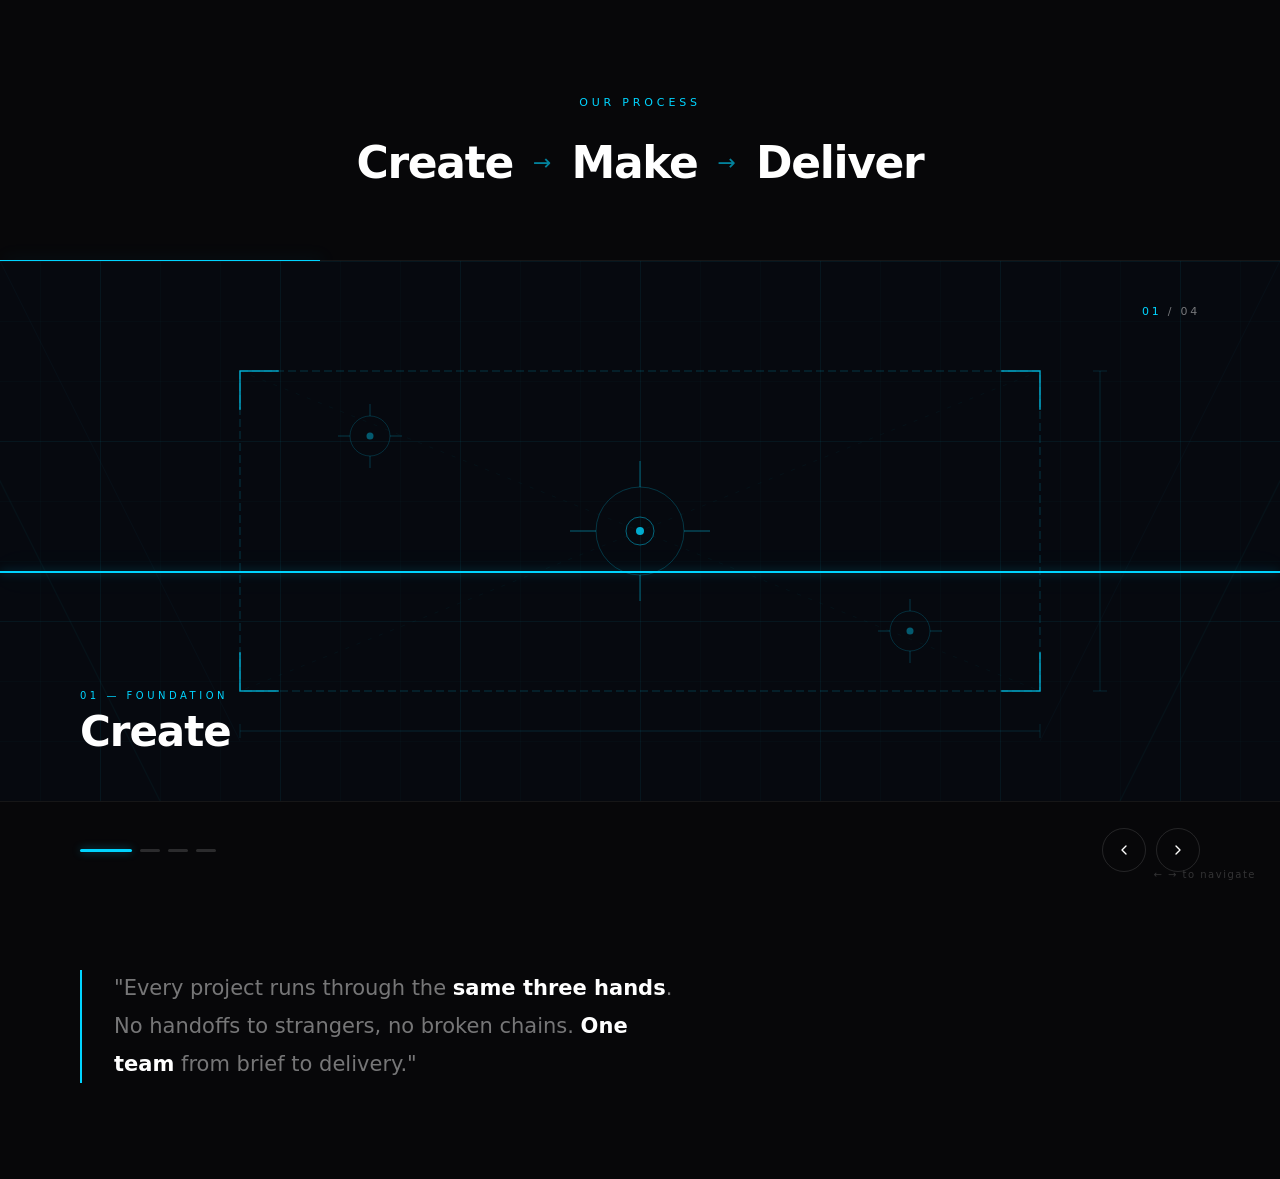
<file: carousel-preview.html>
<!DOCTYPE html>
<html lang="en">
<head>
    <meta charset="UTF-8">
    <meta name="viewport" content="width=device-width, initial-scale=1.0">
    <title>BSC — Process Carousel Preview</title>
    <style>
        *, *::before, *::after { margin: 0; padding: 0; box-sizing: border-box; }

        :root {
            --accent:     #00D4FF;
            --accent-dim: rgba(0, 212, 255, 0.4);
            --bg:         #070709;
            --text:       #ffffff;
            --text-dim:   rgba(255, 255, 255, 0.45);
        }

        body {
            background: var(--bg);
            color: var(--text);
            font-family: 'Inter', system-ui, -apple-system, sans-serif;
            -webkit-font-smoothing: antialiased;
            overflow-x: hidden;
        }

        /* ── SECTION ABOVE ───────────────────────────────── */
        .section-above {
            padding: 96px 80px 72px;
            display: flex;
            flex-direction: column;
            align-items: center;
            gap: 28px;
        }

        .eyebrow {
            font-size: 11px;
            letter-spacing: 0.35em;
            text-transform: uppercase;
            color: var(--accent);
            font-weight: 500;
        }

        .process-row {
            display: flex;
            align-items: center;
            gap: 20px;
        }

        .process-word {
            font-size: 44px;
            font-weight: 800;
            letter-spacing: -0.03em;
        }

        .process-arrow {
            font-size: 22px;
            color: var(--accent);
            opacity: 0.6;
        }

        /* ── CAROUSEL ────────────────────────────────────── */
        .carousel-outer { position: relative; }

        .progress-bar {
            height: 1px;
            background: rgba(255,255,255,0.06);
        }

        .progress-fill {
            height: 100%;
            background: var(--accent);
            transition: width 0.65s cubic-bezier(0.4,0,0.2,1);
            box-shadow: 4px 0 16px var(--accent-dim);
            width: 25%;
        }

        .carousel-viewport {
            width: 100%;
            overflow: hidden;
        }

        .carousel-track {
            display: flex;
            will-change: transform;
            transition: transform 0.65s cubic-bezier(0.4,0,0.2,1);
        }

        .slide {
            flex: 0 0 100vw;
            height: 540px;
            position: relative;
            overflow: hidden;
        }

        /* THE CONTINUOUS ACCENT LINE — same top: value on every slide  */
        /* As slides scroll horizontally the line appears unbroken       */
        .slide::after {
            content: '';
            position: absolute;
            left: 0; right: 0;
            top: 57.4%;          /* ~310px in 540px slide */
            height: 2px;
            background: var(--accent);
            box-shadow:
                0 0 10px var(--accent-dim),
                0 0 30px rgba(0,212,255,0.18);
            z-index: 20;
            pointer-events: none;
        }

        /* individual slide backgrounds */
        .slide-create  { background: #06090F; }
        .slide-make    { background: #0C0A06; }
        .slide-deliver { background: #060C0D; }
        .slide-bridge  { background: #09060D; }

        /* SVG — fills the whole slide */
        .slide > svg {
            position: absolute;
            inset: 0;
            width: 100%;
            height: 100%;
        }

        /* Slide counter — top right */
        .slide-count {
            position: absolute;
            top: 44px;
            right: 80px;
            font-size: 11px;
            letter-spacing: 0.25em;
            color: var(--text-dim);
            z-index: 30;
            font-feature-settings: 'tnum';
        }
        .slide-count em { color: var(--accent); font-style: normal; }

        /* Slide label — bottom left */
        .slide-meta {
            position: absolute;
            bottom: 48px;
            left: 80px;
            z-index: 30;
        }

        .slide-tag {
            font-size: 10px;
            letter-spacing: 0.35em;
            text-transform: uppercase;
            color: var(--accent);
            margin-bottom: 10px;
            font-weight: 500;
        }

        .slide-title {
            font-size: 42px;
            font-weight: 800;
            letter-spacing: -0.025em;
            line-height: 1;
        }

        /* ── CONTROLS ────────────────────────────────────── */
        .carousel-controls {
            display: flex;
            align-items: center;
            justify-content: space-between;
            padding: 26px 80px;
            border-top: 1px solid rgba(255,255,255,0.06);
        }

        .nav-dots { display: flex; gap: 8px; align-items: center; }

        .dot {
            height: 3px;
            width: 20px;
            border-radius: 2px;
            background: rgba(255,255,255,0.15);
            cursor: pointer;
            transition: all 0.35s ease;
        }
        .dot.active {
            width: 52px;
            background: var(--accent);
            box-shadow: 0 0 8px var(--accent-dim);
        }

        .nav-arrows { display: flex; gap: 10px; }

        .nav-btn {
            width: 44px;
            height: 44px;
            border-radius: 50%;
            border: 1px solid rgba(255,255,255,0.12);
            background: transparent;
            color: var(--text);
            cursor: pointer;
            display: grid;
            place-items: center;
            transition: all 0.2s;
        }
        .nav-btn:hover {
            border-color: var(--accent);
            background: rgba(0,212,255,0.08);
            color: var(--accent);
        }
        .nav-btn > svg {
            width: 16px; height: 16px;
            position: static;
        }

        /* ── SECTION BELOW ───────────────────────────────── */
        .section-below {
            padding: 72px 80px 96px;
            max-width: 760px;
        }

        .section-below blockquote {
            font-size: 21px;
            line-height: 1.8;
            color: var(--text-dim);
            font-weight: 400;
            border-left: 2px solid var(--accent);
            padding-left: 32px;
        }

        .section-below blockquote strong {
            color: var(--text);
            font-weight: 600;
        }

        /* keyboard hint */
        .kbd-hint {
            position: fixed;
            bottom: 20px;
            right: 24px;
            font-size: 10px;
            color: rgba(255,255,255,0.18);
            letter-spacing: 0.15em;
            pointer-events: none;
        }
    </style>
</head>
<body>

<!-- ═══════ SECTION ABOVE ═══════ -->
<section class="section-above">
    <p class="eyebrow">Our Process</p>
    <div class="process-row">
        <span class="process-word">Create</span>
        <span class="process-arrow">→</span>
        <span class="process-word">Make</span>
        <span class="process-arrow">→</span>
        <span class="process-word">Deliver</span>
    </div>
</section>

<!-- ═══════ CAROUSEL ═══════ -->
<div class="carousel-outer">
    <div class="progress-bar"><div class="progress-fill" id="progress"></div></div>

    <div class="carousel-viewport">
        <div class="carousel-track" id="track">

            <!-- ────────────────────────────────────
                 SLIDE 1 — CREATE
                 Blueprint / wireframe aesthetic
            ──────────────────────────────────── -->
            <div class="slide slide-create">
                <div class="slide-count"><em>01</em> / 04</div>

                <svg viewBox="0 0 1440 540" preserveAspectRatio="xMidYMid slice" xmlns="http://www.w3.org/2000/svg">
                    <defs>
                        <pattern id="g-fine" width="60" height="60" patternUnits="userSpaceOnUse">
                            <path d="M60 0L0 0 0 60" fill="none" stroke="rgba(0,212,255,0.065)" stroke-width="0.5"/>
                        </pattern>
                        <pattern id="g-major" width="180" height="180" patternUnits="userSpaceOnUse">
                            <path d="M180 0L0 0 0 180" fill="none" stroke="rgba(0,212,255,0.12)" stroke-width="0.8"/>
                        </pattern>
                    </defs>

                    <!-- Grid layers -->
                    <rect width="1440" height="540" fill="url(#g-fine)"/>
                    <rect width="1440" height="540" fill="url(#g-major)"/>

                    <!-- Main wireframe frame (dashed outline) -->
                    <rect x="320" y="110" width="800" height="320" fill="none"
                          stroke="rgba(0,212,255,0.22)" stroke-width="1" stroke-dasharray="8 4"/>

                    <!-- Corner bracket marks -->
                    <path d="M320 110 V148 M320 110 H358" stroke="rgba(0,212,255,0.75)" stroke-width="1.5" fill="none" stroke-linecap="square"/>
                    <path d="M1120 110 V148 M1120 110 H1082" stroke="rgba(0,212,255,0.75)" stroke-width="1.5" fill="none" stroke-linecap="square"/>
                    <path d="M320 430 V392 M320 430 H358" stroke="rgba(0,212,255,0.75)" stroke-width="1.5" fill="none" stroke-linecap="square"/>
                    <path d="M1120 430 V392 M1120 430 H1082" stroke="rgba(0,212,255,0.75)" stroke-width="1.5" fill="none" stroke-linecap="square"/>

                    <!-- Center crosshair assembly -->
                    <circle cx="720" cy="270" r="44" fill="none" stroke="rgba(0,212,255,0.22)" stroke-width="1"/>
                    <circle cx="720" cy="270" r="14" fill="none" stroke="rgba(0,212,255,0.45)" stroke-width="1"/>
                    <circle cx="720" cy="270" r="4"  fill="rgba(0,212,255,0.8)"/>
                    <line x1="720" y1="226" x2="720" y2="200" stroke="rgba(0,212,255,0.45)" stroke-width="1"/>
                    <line x1="720" y1="314" x2="720" y2="340" stroke="rgba(0,212,255,0.45)" stroke-width="1"/>
                    <line x1="676" y1="270" x2="650" y2="270" stroke="rgba(0,212,255,0.45)" stroke-width="1"/>
                    <line x1="764" y1="270" x2="790" y2="270" stroke="rgba(0,212,255,0.45)" stroke-width="1"/>

                    <!-- Secondary crosshair — upper left zone -->
                    <circle cx="450" cy="175" r="20" fill="none" stroke="rgba(0,212,255,0.18)" stroke-width="1"/>
                    <circle cx="450" cy="175" r="3.5" fill="rgba(0,212,255,0.4)"/>
                    <line x1="450" y1="155" x2="450" y2="143" stroke="rgba(0,212,255,0.3)" stroke-width="0.8"/>
                    <line x1="450" y1="195" x2="450" y2="207" stroke="rgba(0,212,255,0.3)" stroke-width="0.8"/>
                    <line x1="430" y1="175" x2="418" y2="175" stroke="rgba(0,212,255,0.3)" stroke-width="0.8"/>
                    <line x1="470" y1="175" x2="482" y2="175" stroke="rgba(0,212,255,0.3)" stroke-width="0.8"/>

                    <!-- Secondary crosshair — lower right zone -->
                    <circle cx="990" cy="370" r="20" fill="none" stroke="rgba(0,212,255,0.18)" stroke-width="1"/>
                    <circle cx="990" cy="370" r="3.5" fill="rgba(0,212,255,0.4)"/>
                    <line x1="990" y1="350" x2="990" y2="338" stroke="rgba(0,212,255,0.3)" stroke-width="0.8"/>
                    <line x1="990" y1="390" x2="990" y2="402" stroke="rgba(0,212,255,0.3)" stroke-width="0.8"/>
                    <line x1="970" y1="370" x2="958" y2="370" stroke="rgba(0,212,255,0.3)" stroke-width="0.8"/>
                    <line x1="1010" y1="370" x2="1022" y2="370" stroke="rgba(0,212,255,0.3)" stroke-width="0.8"/>

                    <!-- Horizontal dimension line -->
                    <line x1="320" y1="470" x2="1120" y2="470" stroke="rgba(0,212,255,0.18)" stroke-width="0.8"/>
                    <line x1="320" y1="463" x2="320" y2="477" stroke="rgba(0,212,255,0.18)" stroke-width="0.8"/>
                    <line x1="1120" y1="463" x2="1120" y2="477" stroke="rgba(0,212,255,0.18)" stroke-width="0.8"/>

                    <!-- Vertical dimension line -->
                    <line x1="1180" y1="110" x2="1180" y2="430" stroke="rgba(0,212,255,0.18)" stroke-width="0.8"/>
                    <line x1="1173" y1="110" x2="1187" y2="110" stroke="rgba(0,212,255,0.18)" stroke-width="0.8"/>
                    <line x1="1173" y1="430" x2="1187" y2="430" stroke="rgba(0,212,255,0.18)" stroke-width="0.8"/>

                    <!-- Diagonal construction lines -->
                    <line x1="320" y1="110" x2="1120" y2="430" stroke="rgba(0,212,255,0.05)" stroke-width="0.8" stroke-dasharray="4 8"/>
                    <line x1="1120" y1="110" x2="320"  y2="430" stroke="rgba(0,212,255,0.05)" stroke-width="0.8" stroke-dasharray="4 8"/>

                    <!-- Atmospheric edge lines -->
                    <line x1="0" y1="60"   x2="240" y2="540" stroke="rgba(0,212,255,0.04)" stroke-width="1.5"/>
                    <line x1="80" y1="0"   x2="320" y2="480" stroke="rgba(0,212,255,0.03)" stroke-width="1"/>
                    <line x1="1440" y1="60" x2="1200" y2="540" stroke="rgba(0,212,255,0.04)" stroke-width="1.5"/>
                    <line x1="1360" y1="0"  x2="1120" y2="480" stroke="rgba(0,212,255,0.03)" stroke-width="1"/>
                </svg>

                <div class="slide-meta">
                    <p class="slide-tag">01 — Foundation</p>
                    <h2 class="slide-title">Create</h2>
                </div>
            </div>

            <!-- ────────────────────────────────────
                 SLIDE 2 — MAKE
                 Industrial geometry, bold slashes
            ──────────────────────────────────── -->
            <div class="slide slide-make">
                <div class="slide-count"><em>02</em> / 04</div>

                <svg viewBox="0 0 1440 540" preserveAspectRatio="xMidYMid slice" xmlns="http://www.w3.org/2000/svg">

                    <!-- Wide diagonal slab 1 — left-leaning -->
                    <polygon points="0,540 380,0 640,0 260,540"
                             fill="rgba(255,255,255,0.025)" stroke="rgba(255,255,255,0.07)" stroke-width="1"/>

                    <!-- Wide diagonal slab 2 — right-shifted overlap -->
                    <polygon points="320,540 700,0 960,0 580,540"
                             fill="rgba(255,255,255,0.02)" stroke="rgba(255,255,255,0.05)" stroke-width="1"/>

                    <!-- Wide diagonal slab 3 — far right -->
                    <polygon points="800,540 1180,0 1440,0 1440,180 1060,540"
                             fill="rgba(255,255,255,0.02)" stroke="rgba(255,255,255,0.05)" stroke-width="1"/>

                    <!-- Accent slash — electric, thin -->
                    <polygon points="620,0 680,0 760,540 700,540"
                             fill="rgba(0,212,255,0.07)" stroke="rgba(0,212,255,0.35)" stroke-width="0.8"/>

                    <!-- Center diamond — the "forge core" -->
                    <polygon points="720,100 940,270 720,440 500,270"
                             fill="rgba(255,255,255,0.015)" stroke="rgba(255,255,255,0.1)" stroke-width="1"/>

                    <!-- Inner diamond -->
                    <polygon points="720,186 834,270 720,354 606,270"
                             fill="rgba(0,212,255,0.04)" stroke="rgba(0,212,255,0.3)" stroke-width="1"/>

                    <!-- Diamond center mark -->
                    <circle cx="720" cy="270" r="6" fill="rgba(0,212,255,0.9)"/>
                    <circle cx="720" cy="270" r="14" fill="none" stroke="rgba(0,212,255,0.35)" stroke-width="1"/>

                    <!-- Corner wedge — bottom left -->
                    <polygon points="0,540 180,540 0,360"
                             fill="rgba(255,255,255,0.03)" stroke="rgba(255,255,255,0.08)" stroke-width="1"/>

                    <!-- Corner wedge — top right -->
                    <polygon points="1440,0 1260,0 1440,180"
                             fill="rgba(255,255,255,0.03)" stroke="rgba(255,255,255,0.08)" stroke-width="1"/>

                    <!-- Subtle horizontal rule bands -->
                    <line x1="0" y1="90"  x2="1440" y2="90"  stroke="rgba(255,255,255,0.025)" stroke-width="1"/>
                    <line x1="0" y1="180" x2="1440" y2="180" stroke="rgba(255,255,255,0.025)" stroke-width="1"/>
                    <line x1="0" y1="360" x2="1440" y2="360" stroke="rgba(255,255,255,0.025)" stroke-width="1"/>
                    <line x1="0" y1="450" x2="1440" y2="450" stroke="rgba(255,255,255,0.025)" stroke-width="1"/>

                    <!-- Tick detail marks -->
                    <rect x="714" y="264" width="12" height="12" fill="rgba(0,212,255,0.8)" transform="rotate(45,720,270)"/>

                    <!-- Small accent diamonds scattered -->
                    <rect x="494" y="264" width="8" height="8" fill="rgba(0,212,255,0.4)" transform="rotate(45,498,268)"/>
                    <rect x="934" y="264" width="8" height="8" fill="rgba(0,212,255,0.4)" transform="rotate(45,938,268)"/>
                    <rect x="714" y="94" width="8" height="8" fill="rgba(0,212,255,0.3)" transform="rotate(45,718,98)"/>
                    <rect x="714" y="430" width="8" height="8" fill="rgba(0,212,255,0.3)" transform="rotate(45,718,434)"/>
                </svg>

                <div class="slide-meta">
                    <p class="slide-tag">02 — Execution</p>
                    <h2 class="slide-title">Make</h2>
                </div>
            </div>

            <!-- ────────────────────────────────────
                 SLIDE 3 — DELIVER
                 Fan of converging lines → destination
            ──────────────────────────────────── -->
            <div class="slide slide-deliver">
                <div class="slide-count"><em>03</em> / 04</div>

                <svg viewBox="0 0 1440 540" preserveAspectRatio="xMidYMid slice" xmlns="http://www.w3.org/2000/svg">
                    <defs>
                        <radialGradient id="dest-glow" cx="50%" cy="50%" r="50%">
                            <stop offset="0%"   stop-color="rgba(0,212,255,0.4)"/>
                            <stop offset="100%" stop-color="rgba(0,212,255,0)"/>
                        </radialGradient>
                    </defs>

                    <!-- Fan lines from left spread → destination (1260, 270) -->
                    <line x1="0" y1="0"   x2="1260" y2="270" stroke="rgba(255,255,255,0.03)" stroke-width="0.8"/>
                    <line x1="0" y1="50"  x2="1260" y2="270" stroke="rgba(255,255,255,0.04)" stroke-width="0.8"/>
                    <line x1="0" y1="100" x2="1260" y2="270" stroke="rgba(255,255,255,0.055)" stroke-width="0.8"/>
                    <line x1="0" y1="150" x2="1260" y2="270" stroke="rgba(255,255,255,0.07)"  stroke-width="1"/>
                    <line x1="0" y1="190" x2="1260" y2="270" stroke="rgba(255,255,255,0.09)"  stroke-width="1"/>
                    <line x1="0" y1="230" x2="1260" y2="270" stroke="rgba(255,255,255,0.11)"  stroke-width="1.2"/>
                    <line x1="0" y1="270" x2="1260" y2="270" stroke="rgba(255,255,255,0.13)"  stroke-width="1.4"/>
                    <line x1="0" y1="310" x2="1260" y2="270" stroke="rgba(255,255,255,0.11)"  stroke-width="1.2"/>
                    <line x1="0" y1="350" x2="1260" y2="270" stroke="rgba(255,255,255,0.09)"  stroke-width="1"/>
                    <line x1="0" y1="390" x2="1260" y2="270" stroke="rgba(255,255,255,0.07)"  stroke-width="1"/>
                    <line x1="0" y1="440" x2="1260" y2="270" stroke="rgba(255,255,255,0.055)" stroke-width="0.8"/>
                    <line x1="0" y1="490" x2="1260" y2="270" stroke="rgba(255,255,255,0.04)" stroke-width="0.8"/>
                    <line x1="0" y1="540" x2="1260" y2="270" stroke="rgba(255,255,255,0.03)" stroke-width="0.8"/>

                    <!-- Accent highlight lines flanking centre -->
                    <line x1="0" y1="250" x2="1260" y2="270" stroke="rgba(0,212,255,0.2)" stroke-width="1.5"/>
                    <line x1="0" y1="290" x2="1260" y2="270" stroke="rgba(0,212,255,0.2)" stroke-width="1.5"/>

                    <!-- Main dashed route line -->
                    <line x1="0" y1="270" x2="1220" y2="270"
                          stroke="rgba(0,212,255,0.6)" stroke-width="1.5" stroke-dasharray="14 7"/>

                    <!-- Route tick marks -->
                    <line x1="360"  y1="262" x2="360"  y2="278" stroke="rgba(255,255,255,0.25)" stroke-width="1"/>
                    <line x1="720"  y1="262" x2="720"  y2="278" stroke="rgba(255,255,255,0.25)" stroke-width="1"/>
                    <line x1="1080" y1="262" x2="1080" y2="278" stroke="rgba(255,255,255,0.25)" stroke-width="1"/>

                    <!-- Mid-route waypoint node -->
                    <circle cx="720" cy="270" r="5" fill="none" stroke="rgba(0,212,255,0.5)" stroke-width="1"/>
                    <circle cx="720" cy="270" r="2" fill="rgba(0,212,255,0.7)"/>

                    <!-- Destination glow -->
                    <circle cx="1260" cy="270" r="100" fill="url(#dest-glow)"/>

                    <!-- Destination rings -->
                    <circle cx="1260" cy="270" r="52" fill="none" stroke="rgba(0,212,255,0.18)" stroke-width="1"/>
                    <circle cx="1260" cy="270" r="28" fill="none" stroke="rgba(0,212,255,0.38)" stroke-width="1.2"/>
                    <circle cx="1260" cy="270" r="10" fill="rgba(0,212,255,0.9)"/>
                    <circle cx="1260" cy="270" r="4"  fill="white"/>

                    <!-- Arrival grid (zoom effect near destination) -->
                    <line x1="1140" y1="0"   x2="1140" y2="540" stroke="rgba(0,212,255,0.07)" stroke-width="0.5"/>
                    <line x1="1220" y1="0"   x2="1220" y2="540" stroke="rgba(0,212,255,0.07)" stroke-width="0.5"/>
                    <line x1="1300" y1="0"   x2="1300" y2="540" stroke="rgba(0,212,255,0.07)" stroke-width="0.5"/>
                    <line x1="1380" y1="0"   x2="1380" y2="540" stroke="rgba(0,212,255,0.07)" stroke-width="0.5"/>
                    <line x1="1120" y1="190" x2="1440" y2="190" stroke="rgba(0,212,255,0.07)" stroke-width="0.5"/>
                    <line x1="1120" y1="270" x2="1440" y2="270" stroke="rgba(0,212,255,0.07)" stroke-width="0.5"/>
                    <line x1="1120" y1="350" x2="1440" y2="350" stroke="rgba(0,212,255,0.07)" stroke-width="0.5"/>

                    <!-- Origin scatter points -->
                    <circle cx="4"  cy="270" r="3.5" fill="rgba(255,255,255,0.35)"/>
                    <circle cx="4"  cy="190" r="2"   fill="rgba(255,255,255,0.15)"/>
                    <circle cx="4"  cy="350" r="2"   fill="rgba(255,255,255,0.15)"/>
                </svg>

                <div class="slide-meta">
                    <p class="slide-tag">03 — Completion</p>
                    <h2 class="slide-title">Deliver</h2>
                </div>
            </div>

            <!-- ────────────────────────────────────
                 SLIDE 4 — THE BRIDGE
                 Three interlocking rings + weaving line
            ──────────────────────────────────── -->
            <div class="slide slide-bridge">
                <div class="slide-count"><em>04</em> / 04</div>

                <svg viewBox="0 0 1440 540" preserveAspectRatio="xMidYMid slice" xmlns="http://www.w3.org/2000/svg">
                    <defs>
                        <radialGradient id="rg1" cx="50%" cy="50%" r="50%">
                            <stop offset="0%"   stop-color="rgba(0,212,255,0.18)"/>
                            <stop offset="100%" stop-color="rgba(0,212,255,0)"/>
                        </radialGradient>
                        <radialGradient id="rg2" cx="50%" cy="50%" r="50%">
                            <stop offset="0%"   stop-color="rgba(0,212,255,0.14)"/>
                            <stop offset="100%" stop-color="rgba(0,212,255,0)"/>
                        </radialGradient>
                        <radialGradient id="rg3" cx="50%" cy="50%" r="50%">
                            <stop offset="0%"   stop-color="rgba(0,212,255,0.18)"/>
                            <stop offset="100%" stop-color="rgba(0,212,255,0)"/>
                        </radialGradient>
                    </defs>

                    <!-- Subtle baseline -->
                    <line x1="0" y1="270" x2="1440" y2="270" stroke="rgba(255,255,255,0.04)" stroke-width="1"/>

                    <!-- Extension dashes at edges -->
                    <line x1="0"    y1="270" x2="240"  y2="270" stroke="rgba(0,212,255,0.2)" stroke-width="1" stroke-dasharray="6 6"/>
                    <line x1="1200" y1="270" x2="1440" y2="270" stroke="rgba(0,212,255,0.2)" stroke-width="1" stroke-dasharray="6 6"/>

                    <!-- Ring glow fills -->
                    <circle cx="420"  cy="270" r="220" fill="url(#rg1)"/>
                    <circle cx="720"  cy="270" r="220" fill="url(#rg2)"/>
                    <circle cx="1020" cy="270" r="220" fill="url(#rg3)"/>

                    <!-- Ring 1 — outer faint -->
                    <circle cx="420" cy="270" r="170" fill="none" stroke="rgba(255,255,255,0.07)" stroke-width="1.5"/>
                    <!-- Ring 1 — dashed accent -->
                    <circle cx="420" cy="270" r="170" fill="none"
                            stroke="rgba(0,212,255,0.35)" stroke-width="1.5"
                            stroke-dasharray="42 22" stroke-dashoffset="0"/>

                    <!-- Ring 2 — outer faint -->
                    <circle cx="720" cy="270" r="170" fill="none" stroke="rgba(255,255,255,0.07)" stroke-width="1.5"/>
                    <!-- Ring 2 — dashed accent (slightly brighter, offset) -->
                    <circle cx="720" cy="270" r="170" fill="none"
                            stroke="rgba(0,212,255,0.55)" stroke-width="2"
                            stroke-dasharray="42 22" stroke-dashoffset="21"/>

                    <!-- Ring 3 — outer faint -->
                    <circle cx="1020" cy="270" r="170" fill="none" stroke="rgba(255,255,255,0.07)" stroke-width="1.5"/>
                    <!-- Ring 3 — dashed accent -->
                    <circle cx="1020" cy="270" r="170" fill="none"
                            stroke="rgba(0,212,255,0.35)" stroke-width="1.5"
                            stroke-dasharray="42 22" stroke-dashoffset="11"/>

                    <!-- The weaving continuous chain line — soft glow layer -->
                    <path d="M0,270 C80,270 280,130 420,130 C560,130 580,410 720,410 C860,410 880,130 1020,130 C1160,130 1360,270 1440,270"
                          fill="none" stroke="rgba(0,212,255,0.18)" stroke-width="12" stroke-linecap="round"/>

                    <!-- The weaving continuous chain line — main -->
                    <path d="M0,270 C80,270 280,130 420,130 C560,130 580,410 720,410 C860,410 880,130 1020,130 C1160,130 1360,270 1440,270"
                          fill="none" stroke="rgba(0,212,255,0.8)" stroke-width="2" stroke-linecap="round"/>

                    <!-- Ring center markers (crosshair) -->
                    <line x1="420" y1="250" x2="420" y2="290" stroke="rgba(255,255,255,0.3)" stroke-width="1"/>
                    <line x1="400" y1="270" x2="440" y2="270" stroke="rgba(255,255,255,0.3)" stroke-width="1"/>

                    <line x1="720" y1="250" x2="720" y2="290" stroke="rgba(255,255,255,0.3)" stroke-width="1"/>
                    <line x1="700" y1="270" x2="740" y2="270" stroke="rgba(255,255,255,0.3)" stroke-width="1"/>

                    <line x1="1020" y1="250" x2="1020" y2="290" stroke="rgba(255,255,255,0.3)" stroke-width="1"/>
                    <line x1="1000" y1="270" x2="1040" y2="270" stroke="rgba(255,255,255,0.3)" stroke-width="1"/>

                    <!-- Center dots -->
                    <circle cx="420"  cy="270" r="5" fill="rgba(0,212,255,0.65)"/>
                    <circle cx="720"  cy="270" r="7" fill="rgba(0,212,255,0.9)"/>
                    <circle cx="1020" cy="270" r="5" fill="rgba(0,212,255,0.65)"/>
                </svg>

                <div class="slide-meta">
                    <p class="slide-tag">04 — Principle</p>
                    <h2 class="slide-title">The Bridge</h2>
                </div>
            </div>

        </div><!-- /track -->
    </div><!-- /viewport -->
</div><!-- /outer -->

<!-- ═══════ CONTROLS ═══════ -->
<div class="carousel-controls">
    <div class="nav-dots">
        <div class="dot active" data-index="0"></div>
        <div class="dot" data-index="1"></div>
        <div class="dot" data-index="2"></div>
        <div class="dot" data-index="3"></div>
    </div>
    <div class="nav-arrows">
        <button class="nav-btn" id="prevBtn" aria-label="Previous">
            <svg viewBox="0 0 24 24" fill="none" stroke="currentColor" stroke-width="2"
                 stroke-linecap="round" stroke-linejoin="round">
                <polyline points="15 18 9 12 15 6"/>
            </svg>
        </button>
        <button class="nav-btn" id="nextBtn" aria-label="Next">
            <svg viewBox="0 0 24 24" fill="none" stroke="currentColor" stroke-width="2"
                 stroke-linecap="round" stroke-linejoin="round">
                <polyline points="9 18 15 12 9 6"/>
            </svg>
        </button>
    </div>
</div>

<!-- ═══════ SECTION BELOW ═══════ -->
<section class="section-below">
    <blockquote>
        "Every project runs through the <strong>same three hands</strong>. No handoffs to strangers,
        no broken chains. <strong>One team</strong> from brief to delivery."
    </blockquote>
</section>

<p class="kbd-hint">← → to navigate</p>

<script>
    let current = 0;
    const TOTAL   = 4;
    const track   = document.getElementById('track');
    const dots    = document.querySelectorAll('.dot');
    const progress = document.getElementById('progress');

    function goTo(index) {
        current = ((index % TOTAL) + TOTAL) % TOTAL;
        track.style.transform = `translateX(calc(-${current} * 100vw))`;
        dots.forEach((d, i) => d.classList.toggle('active', i === current));
        progress.style.width = `${((current + 1) / TOTAL) * 100}%`;
    }

    document.getElementById('nextBtn').addEventListener('click', () => goTo(current + 1));
    document.getElementById('prevBtn').addEventListener('click', () => goTo(current - 1));
    dots.forEach(d => d.addEventListener('click', () => goTo(+d.dataset.index)));

    document.addEventListener('keydown', e => {
        if (e.key === 'ArrowRight') goTo(current + 1);
        if (e.key === 'ArrowLeft')  goTo(current - 1);
    });

    /* Touch / swipe */
    let tx = 0;
    const vp = document.querySelector('.carousel-viewport');
    vp.addEventListener('touchstart', e => { tx = e.touches[0].clientX; }, { passive: true });
    vp.addEventListener('touchend',   e => {
        const dx = e.changedTouches[0].clientX - tx;
        if (Math.abs(dx) > 48) dx < 0 ? goTo(current + 1) : goTo(current - 1);
    }, { passive: true });

    /* Auto-play — pauses on hover */
    let timer = setInterval(() => goTo(current + 1), 5000);
    const outer = document.querySelector('.carousel-outer');
    outer.addEventListener('mouseenter', () => clearInterval(timer));
    outer.addEventListener('mouseleave', () => { timer = setInterval(() => goTo(current + 1), 5000); });
</script>

</body>
</html>
</file>
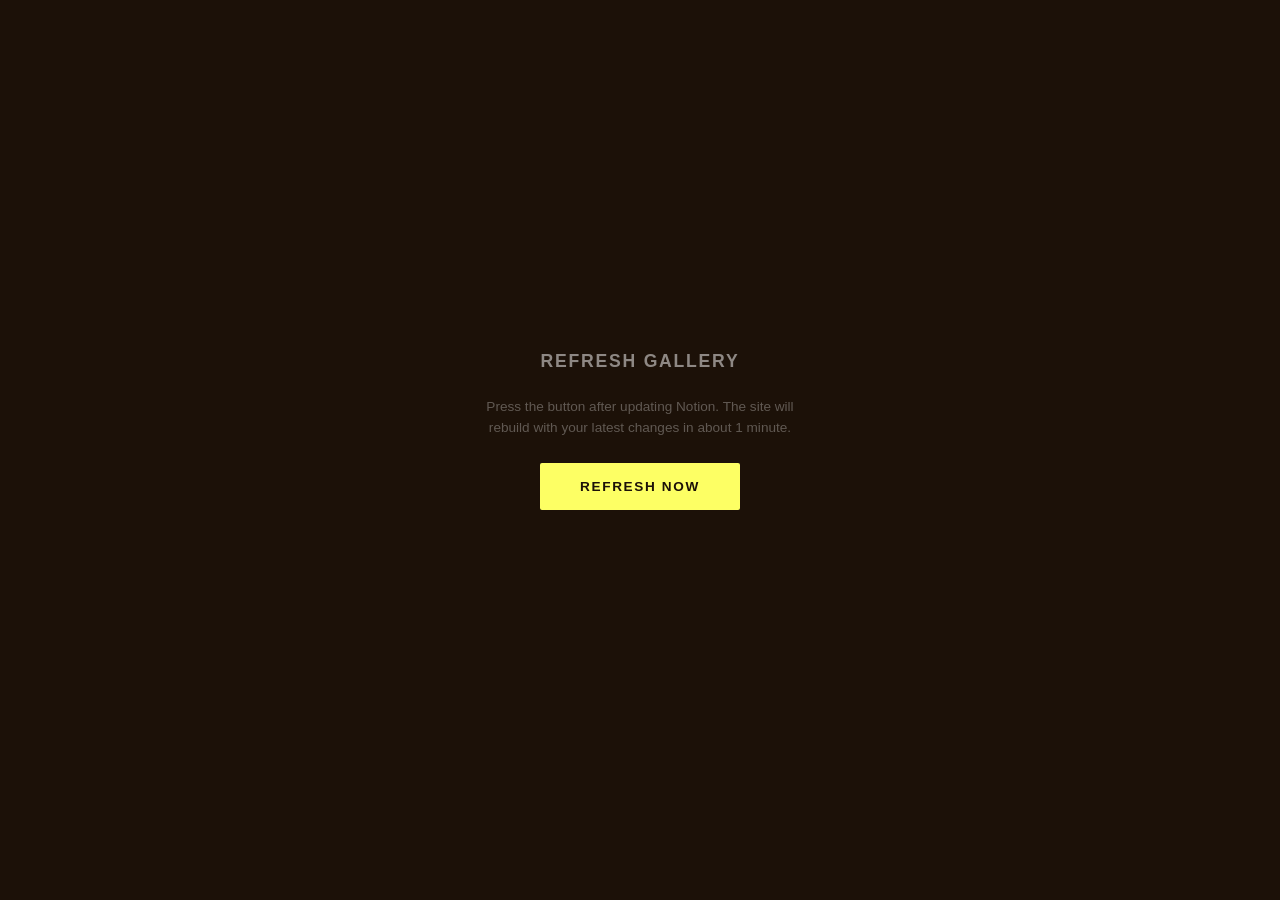
<file: refresh.html>
<!DOCTYPE html>
<html lang="en">
<head>
  <meta charset="UTF-8" />
  <meta name="viewport" content="width=device-width, initial-scale=1.0" />
  <title>Refresh Gallery — BSC</title>
  <style>
    * { box-sizing: border-box; margin: 0; padding: 0; }
    body {
      font-family: 'Arial', sans-serif;
      background: #1c1108;
      color: #fff;
      min-height: 100vh;
      display: flex;
      flex-direction: column;
      align-items: center;
      justify-content: center;
      gap: 1.5rem;
      padding: 2rem;
      text-align: center;
    }
    h1 { font-size: 1.1rem; letter-spacing: 0.1em; text-transform: uppercase; color: rgba(255,255,255,0.5); }
    p  { font-size: 0.85rem; color: rgba(255,255,255,0.3); max-width: 320px; line-height: 1.6; }
    button {
      background: #fdff64;
      color: #1c1108;
      border: none;
      padding: 1rem 2.5rem;
      font-size: 0.85rem;
      font-weight: 700;
      letter-spacing: 0.12em;
      text-transform: uppercase;
      cursor: pointer;
      border-radius: 2px;
      transition: opacity 0.2s;
    }
    button:hover { opacity: 0.85; }
    button:disabled { opacity: 0.4; cursor: not-allowed; }
    .status { font-size: 0.8rem; color: rgba(255,255,255,0.4); min-height: 1.2em; }
    .status.success { color: #7ddf9a; }
    .status.error   { color: #ff7070; }
  </style>
</head>
<body>
  <h1>Refresh Gallery</h1>
  <p>Press the button after updating Notion. The site will rebuild with your latest changes in about 1 minute.</p>
  <button id="btn">Refresh Now</button>
  <span class="status" id="status"></span>

  <script>
    const btn    = document.getElementById('btn');
    const status = document.getElementById('status');

    btn.addEventListener('click', async () => {
      btn.disabled = true;
      status.className = 'status';
      status.textContent = 'Triggering deploy…';

      try {
        await fetch('https://api.netlify.com/build_hooks/6a27f2b31f315e06a94e2998', { method: 'POST' });
        status.className = 'status success';
        status.textContent = 'Deploy triggered — site will update in ~1 minute.';
      } catch {
        status.className = 'status error';
        status.textContent = 'Something went wrong. Try again.';
        btn.disabled = false;
      }
    });
  </script>
</body>
</html>
</file>
